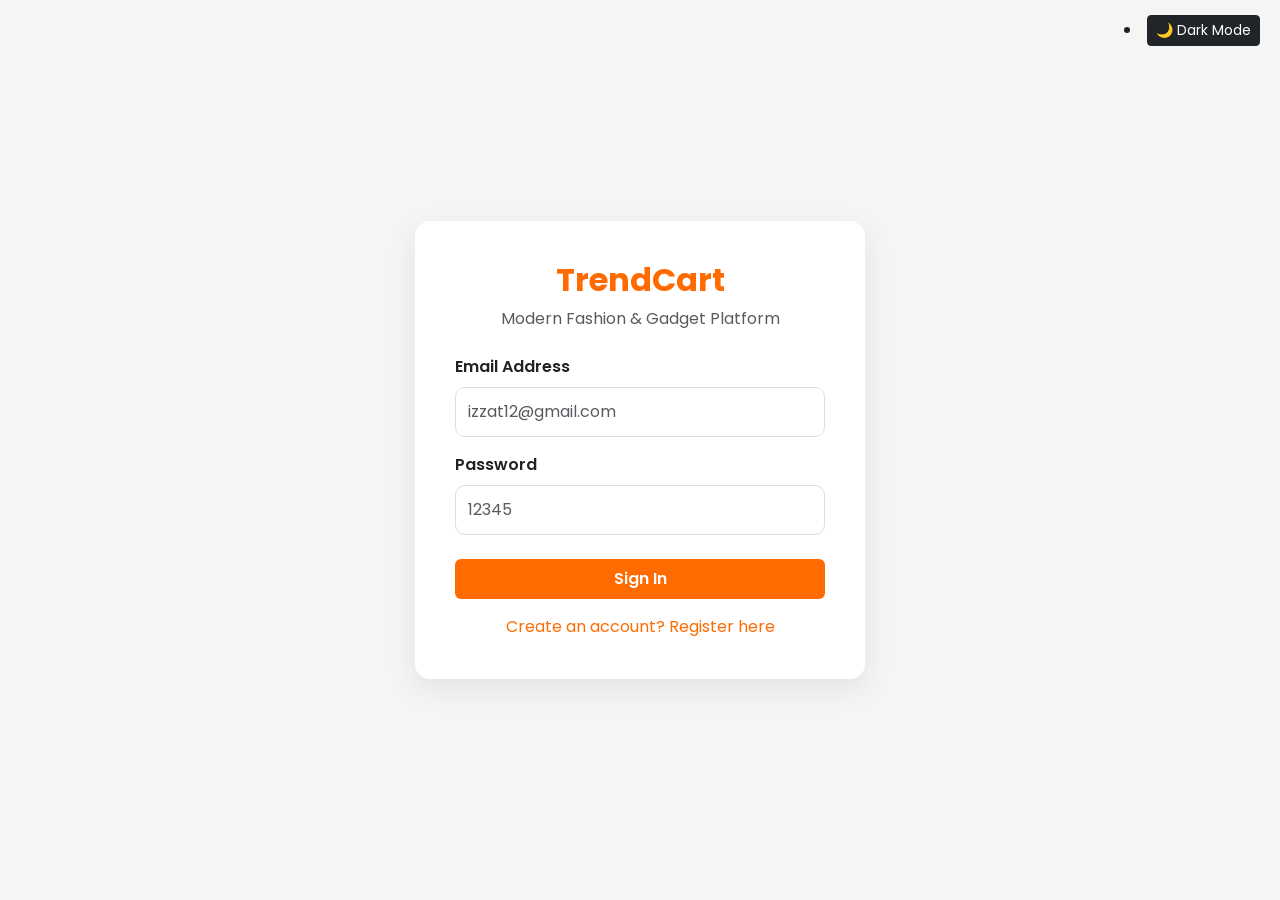
<file: index.html>
<!DOCTYPE html>
<html lang="en">
<head>
    <meta charset="UTF-8">
    <meta name="viewport" content="width=device-width, initial-scale=1.0">
    <title>TrendCart - Login</title>
    <link href="https://cdn.jsdelivr.net/npm/bootstrap@5.3.3/dist/css/bootstrap.min.css" rel="stylesheet">
    <link rel="stylesheet" href="style.css">
</head>
<body class="d-flex align-items-center justify-content-center">
<div style="position: absolute; top: 15px; right: 20px;">
  <li class="nav-item">
    <button id="darkModeBtn" class="btn btn-sm btn-dark" onclick="toggleDarkMode()">
        🌙 Dark Mode
    </button>
</li>
</div>
    <div class="container d-flex justify-content-center p-4">
        <div class="login-box w-100" style="max-width: 450px;">
            <div class="text-center mb-4">
                <h2 class="fw-bold" style="color: var(--primary-accent);">TrendCart</h2>
                <p class="text-muted">Modern Fashion & Gadget Platform</p>
            </div>

            <div id="errorMsg" class="alert alert-danger d-none" role="alert">
                Invalid Email or Password!
            </div>

            <form id="loginForm">
                <div class="mb-3">
                    <label class="form-label fw-semibold">Email Address</label>
                    <input type="email" id="email" class="form-control" placeholder="izzat12@gmail.com"  autocomplete="email" required>
                </div>
                <div class="mb-4">
                    <label class="form-label fw-semibold">Password</label>
                    <input type="password" id="password" class="form-control" placeholder="12345" autocomplete="current-password" required>
                </div>
                <button type="submit" class="btn btn-primary-custom w-100 py-2">Sign In</button>
            </form>
            
            <div class="text-center mt-3">
                <a href="dashboard.html" class="text-decoration-none" style="color: var(--primary-accent);">Create an account? Register here</a>
            </div>
        </div>
    </div>

    <script>
document.getElementById('loginForm').addEventListener('submit', function(e) {
    e.preventDefault();

    const email = document.getElementById('email').value;
    const pass = document.getElementById('password').value;
    const errorMsg = document.getElementById('errorMsg');

    if(email === "izzat12@gmail.com" && pass === "12345") {
        errorMsg.classList.add('d-none');
        window.location.href = "dashboard.html";
    } else {
        errorMsg.classList.remove('d-none');
    }
});
</script>
<script>
function toggleDarkMode() {
    document.body.classList.toggle('dark-mode');

    const btn = document.getElementById('darkModeBtn');

    // Save mode
    if(document.body.classList.contains('dark-mode')) {
        localStorage.setItem('darkMode', 'enabled');
        btn.innerHTML = '☀️ Light Mode';
    } else {
        localStorage.setItem('darkMode', 'disabled');
        btn.innerHTML = '🌙 Dark Mode';
    }
}

// Load saved mode
window.onload = function () {
    const btn = document.getElementById('darkModeBtn');

    if(localStorage.getItem('darkMode') === 'enabled') {
        document.body.classList.add('dark-mode');
        btn.innerHTML = '☀️ Light Mode';
    } else {
        btn.innerHTML = '🌙 Dark Mode';
    }
}
</script>
</body>
</html>
</file>
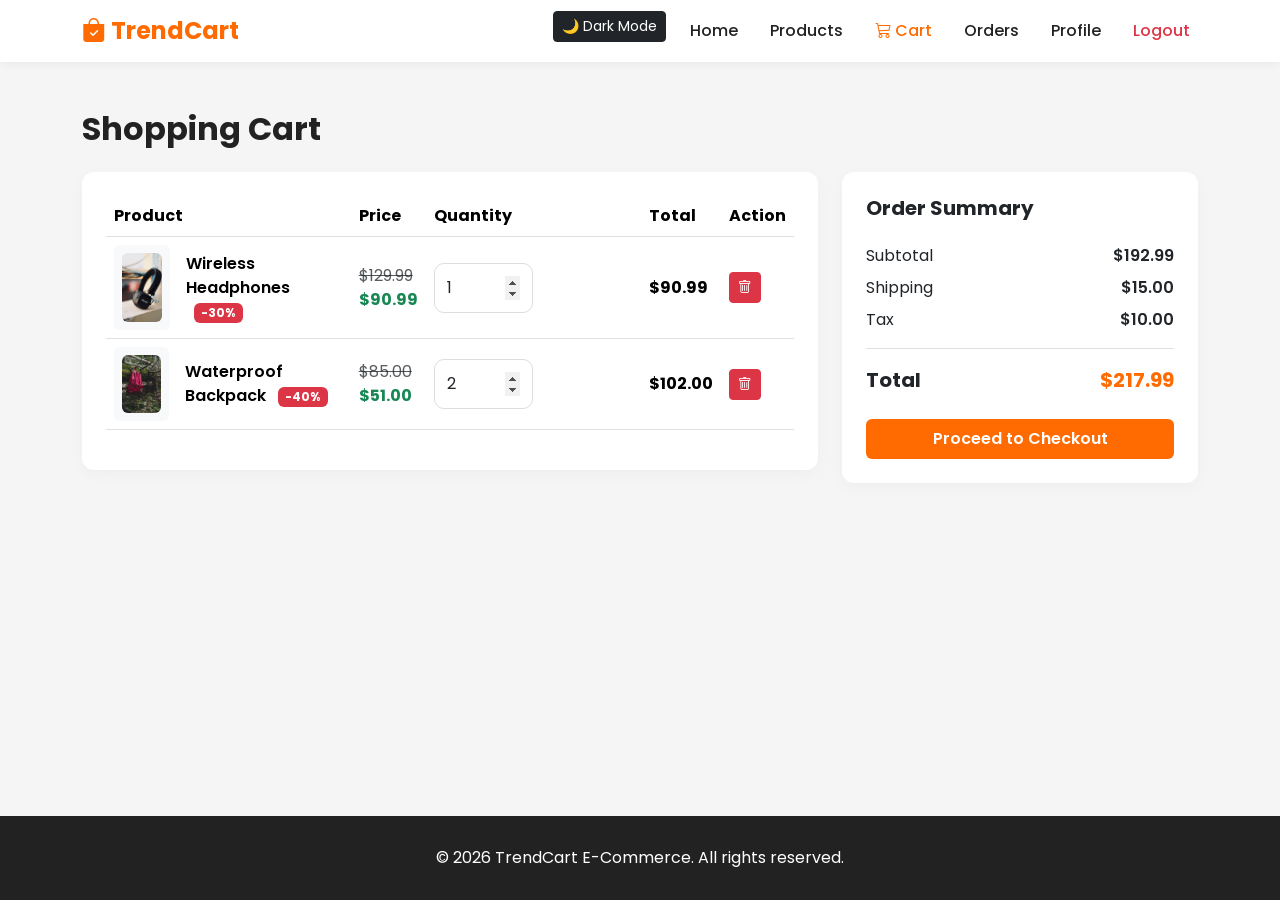
<file: cart.html>
<!DOCTYPE html>
<html lang="en">
<head>
<meta charset="UTF-8">
<meta name="viewport" content="width=device-width, initial-scale=1.0">
<title>Shopping Cart - TrendCart</title>

<link href="https://cdn.jsdelivr.net/npm/bootstrap@5.3.3/dist/css/bootstrap.min.css" rel="stylesheet">
<link rel="stylesheet" href="https://cdn.jsdelivr.net/npm/bootstrap-icons@1.11.1/font/bootstrap-icons.css">
<link rel="stylesheet" href="style.css">

<!-- QUANTITY ARROW STYLE -->
<style>
input[type="number"]::-webkit-inner-spin-button,
input[type="number"]::-webkit-outer-spin-button {
    opacity: 1;
}

/* LIGHT MODE → BLACK ARROW */
input[type="number"]::-webkit-inner-spin-button,
input[type="number"]::-webkit-outer-spin-button {
    filter: invert(0%);
}

/* DARK MODE → WHITE ARROW */
body.dark-mode input[type="number"]::-webkit-inner-spin-button,
body.dark-mode input[type="number"]::-webkit-outer-spin-button {
    filter: invert(100%);
}

</style>

</head>

<body>

<nav class="navbar navbar-expand-lg navbar-custom sticky-top">
<div class="container">

<a class="navbar-brand" href="dashboard.html">
<i class="bi bi-bag-check-fill"></i> TrendCart
</a>

<button class="navbar-toggler" type="button" data-bs-toggle="collapse" data-bs-target="#navbarNav">
<span class="navbar-toggler-icon"></span>
</button>

<div class="collapse navbar-collapse justify-content-end" id="navbarNav">
<ul class="navbar-nav gap-3">

<li class="nav-item">
<button id="darkModeBtn" class="btn btn-sm btn-dark" onclick="toggleDarkMode()">
🌙 Dark Mode
</button>
</li>

<li class="nav-item"><a class="nav-link" href="dashboard.html">Home</a></li>
<li class="nav-item"><a class="nav-link" href="products.html">Products</a></li>
<li class="nav-item"><a class="nav-link active" href="cart.html"><i class="bi bi-cart3"></i> Cart</a></li>
<li class="nav-item"><a class="nav-link" href="orders.html">Orders</a></li>
<li class="nav-item"><a class="nav-link" href="profile.html">Profile</a></li>
<li class="nav-item"><a class="nav-link text-danger" href="index.html">Logout</a></li>

</ul>
</div>

</div>
</nav>

<div class="container my-5 flex-grow-1">
<h2 class="fw-bold mb-4">Shopping Cart</h2>

<div class="row g-4">

<!-- CART -->
<div class="col-lg-8">
<div class="card card-custom p-4 mb-4">
<div class="table-responsive">

<table class="table align-middle">
<thead>
<tr>
<th>Product</th>
<th>Price</th>
<th>Quantity</th>
<th>Total</th>
<th>Action</th>
</tr>
</thead>

<tbody>

<!-- 🎧 HEADPHONES (30%) -->
<tr>
<td>
<div class="d-flex align-items-center gap-3">
<div class="bg-light rounded p-2">
<img src="image/headphones.jpg" width="60" class="rounded">
</div>

<span class="fw-semibold">
Wireless Headphones
<span class="badge bg-danger ms-2">-30%</span>
</span>
</div>
</td>

<td>
<span class="text-muted text-decoration-line-through">$129.99</span><br>
<span class="fw-bold text-success">$90.99</span>
</td>

<td>
<input type="number" class="form-control w-50" value="1" min="1">
</td>

<td class="fw-bold">$90.99</td>

<td>
<button class="btn btn-sm btn-danger">
<i class="bi bi-trash"></i>
</button>
</td>
</tr>

<!-- 🎒 BACKPACK (40%) -->
<tr>
<td>
<div class="d-flex align-items-center gap-3">
<div class="bg-light rounded p-2">
<img src="image/backpack.jpg" width="60" class="rounded">
</div>

<span class="fw-semibold">
Waterproof Backpack
<span class="badge bg-danger ms-2">-40%</span>
</span>
</div>
</td>

<td>
<span class="text-muted text-decoration-line-through">$85.00</span><br>
<span class="fw-bold text-success">$51.00</span>
</td>

<td>
<input type="number" class="form-control w-50" value="2" min="1">
</td>

<td class="fw-bold">$102.00</td>

<td>
<button class="btn btn-sm btn-danger">
<i class="bi bi-trash"></i>
</button>
</td>
</tr>

</tbody>
</table>

</div>
</div>
</div>

<!-- SUMMARY -->
<div class="col-lg-4">
<div class="card card-custom p-4">

<h5 class="fw-bold mb-4">Order Summary</h5>

<div class="d-flex justify-content-between mb-2">
<span>Subtotal</span>
<span class="fw-semibold">$192.99</span>
</div>

<div class="d-flex justify-content-between mb-2">
<span>Shipping</span>
<span class="fw-semibold">$15.00</span>
</div>

<div class="d-flex justify-content-between mb-3 border-bottom pb-3">
<span>Tax</span>
<span class="fw-semibold">$10.00</span>
</div>

<div class="d-flex justify-content-between mb-4">
<span class="fw-bold fs-5">Total</span>
<span class="fw-bold fs-5" style="color: var(--primary-accent);">
$217.99
</span>
</div>

<button class="btn btn-primary-custom w-100 py-2">
Proceed to Checkout
</button>

</div>
</div>

</div>
</div>

<footer>
<div class="container text-center">
<p class="mb-0">&copy; 2026 TrendCart E-Commerce. All rights reserved.</p>
</div>
</footer>

<script src="https://cdn.jsdelivr.net/npm/bootstrap@5.3.3/dist/js/bootstrap.bundle.min.js"></script>

<script>
function toggleDarkMode() {
document.body.classList.toggle('dark-mode');

const btn = document.getElementById('darkModeBtn');

if(document.body.classList.contains('dark-mode')) {
localStorage.setItem('darkMode', 'enabled');
btn.innerHTML = '☀️ Light Mode';
} else {
localStorage.setItem('darkMode', 'disabled');
btn.innerHTML = '🌙 Dark Mode';
}
}

window.onload = function () {
const btn = document.getElementById('darkModeBtn');

if(localStorage.getItem('darkMode') === 'enabled') {
document.body.classList.add('dark-mode');
btn.innerHTML = '☀️ Light Mode';
} else {
btn.innerHTML = '🌙 Dark Mode';
}
}
</script>

</body>
</html>
</file>
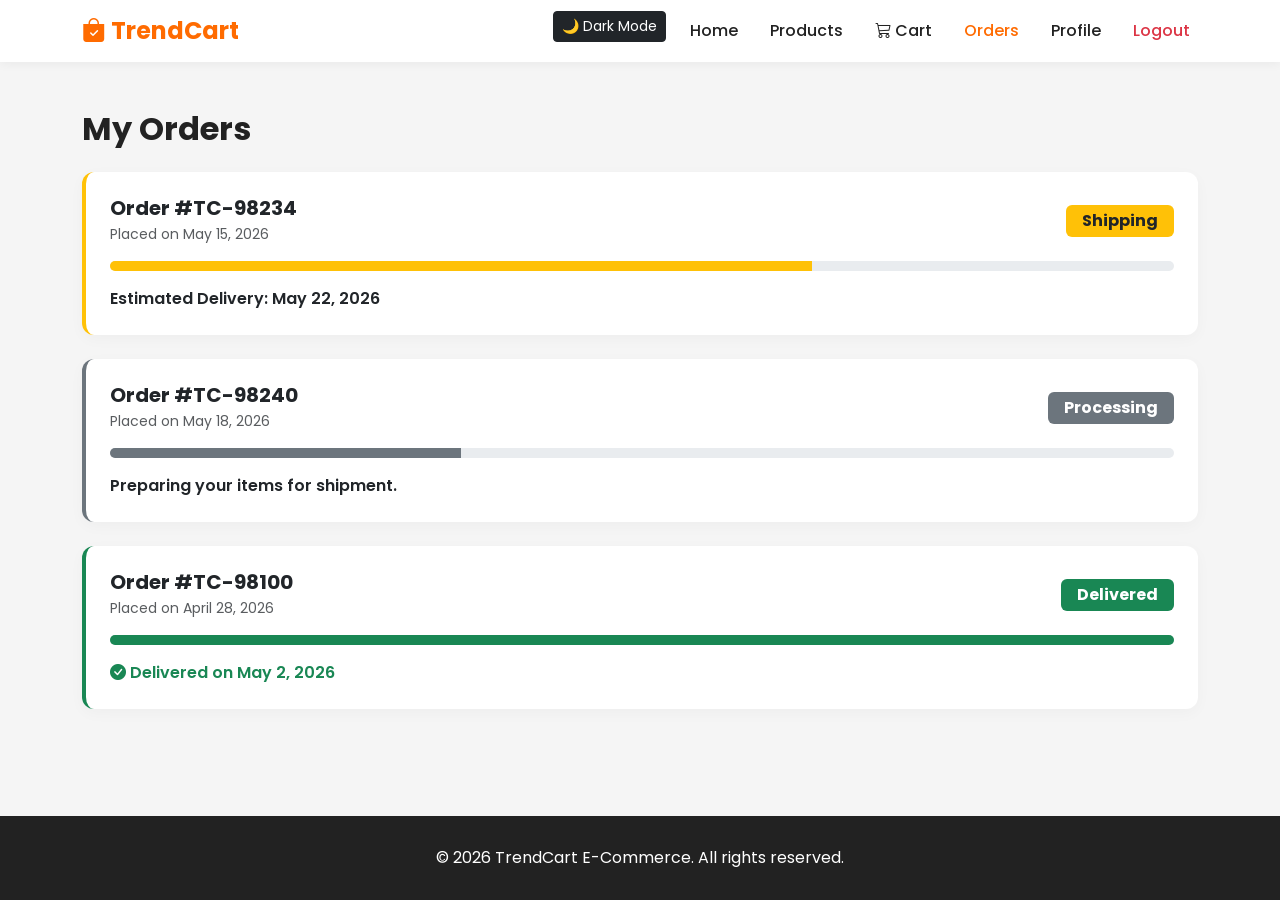
<file: orders.html>
<!DOCTYPE html>
<html lang="en">
<head>
    <meta charset="UTF-8">
    <meta name="viewport" content="width=device-width, initial-scale=1.0">
    <title>Order Tracking - TrendCart</title>
    <link href="https://cdn.jsdelivr.net/npm/bootstrap@5.3.3/dist/css/bootstrap.min.css" rel="stylesheet">
    <link rel="stylesheet" href="https://cdn.jsdelivr.net/npm/bootstrap-icons@1.11.1/font/bootstrap-icons.css">
    <link rel="stylesheet" href="style.css">
</head>
<body>

    <nav class="navbar navbar-expand-lg navbar-custom sticky-top">
        <div class="container">
            <a class="navbar-brand" href="dashboard.html"><i class="bi bi-bag-check-fill"></i> TrendCart</a>
            <button class="navbar-toggler" type="button" data-bs-toggle="collapse" data-bs-target="#navbarNav">
                <span class="navbar-toggler-icon"></span>
            </button>
            <div class="collapse navbar-collapse justify-content-end" id="navbarNav">
                <ul class="navbar-nav gap-3">
                    <li class="nav-item">
    <button id="darkModeBtn" class="btn btn-sm btn-dark" onclick="toggleDarkMode()">
        🌙 Dark Mode
    </button>
</li>
</li>
                    <li class="nav-item"><a class="nav-link" href="dashboard.html">Home</a></li>
                    <li class="nav-item"><a class="nav-link" href="products.html">Products</a></li>
                    <li class="nav-item"><a class="nav-link" href="cart.html"><i class="bi bi-cart3"></i> Cart</a></li>
                    <li class="nav-item"><a class="nav-link active" href="orders.html">Orders</a></li>
                    <li class="nav-item"><a class="nav-link" href="profile.html">Profile</a></li>
                    <li class="nav-item"><a class="nav-link text-danger" href="index.html">Logout</a></li>
                </ul>
            </div>
        </div>
    </nav>

    <div class="container my-5 flex-grow-1">
        <h2 class="fw-bold mb-4">My Orders</h2>
        
        <div class="card card-custom p-4 mb-4 border-start border-4 border-warning">
            <div class="d-flex justify-content-between align-items-center mb-3">
                <div>
                    <h5 class="fw-bold mb-1">Order #TC-98234</h5>
                    <p class="text-muted small mb-0">Placed on May 15, 2026</p>
                </div>
                <span class="badge bg-warning text-dark px-3 py-2 fs-6">Shipping</span>
            </div>
            <div class="progress mb-3" style="height: 10px;">
                <div class="progress-bar bg-warning" role="progressbar" style="width: 66%;" aria-valuenow="66" aria-valuemin="0" aria-valuemax="100"></div>
            </div>
            <p class="mb-0 fw-semibold">Estimated Delivery: May 22, 2026</p>
        </div>

        <div class="card card-custom p-4 mb-4 border-start border-4 border-secondary">
            <div class="d-flex justify-content-between align-items-center mb-3">
                <div>
                    <h5 class="fw-bold mb-1">Order #TC-98240</h5>
                    <p class="text-muted small mb-0">Placed on May 18, 2026</p>
                </div>
                <span class="badge bg-secondary px-3 py-2 fs-6">Processing</span>
            </div>
            <div class="progress mb-3" style="height: 10px;">
                <div class="progress-bar bg-secondary" role="progressbar" style="width: 33%;" aria-valuenow="33" aria-valuemin="0" aria-valuemax="100"></div>
            </div>
            <p class="mb-0 fw-semibold">Preparing your items for shipment.</p>
        </div>

        <div class="card card-custom p-4 border-start border-4 border-success">
            <div class="d-flex justify-content-between align-items-center mb-3">
                <div>
                    <h5 class="fw-bold mb-1">Order #TC-98100</h5>
                    <p class="text-muted small mb-0">Placed on April 28, 2026</p>
                </div>
                <span class="badge bg-success px-3 py-2 fs-6">Delivered</span>
            </div>
            <div class="progress mb-3" style="height: 10px;">
                <div class="progress-bar bg-success" role="progressbar" style="width: 100%;" aria-valuenow="100" aria-valuemin="0" aria-valuemax="100"></div>
            </div>
            <p class="mb-0 fw-semibold text-success"><i class="bi bi-check-circle-fill"></i> Delivered on May 2, 2026</p>
        </div>
    </div>

    <footer>
        <div class="container text-center">
            <p class="mb-0">&copy; 2026 TrendCart E-Commerce. All rights reserved.</p>
        </div>
    </footer>

    <script src="https://cdn.jsdelivr.net/npm/bootstrap@5.3.3/dist/js/bootstrap.bundle.min.js"></script>
<script>
function toggleDarkMode() {
    document.body.classList.toggle('dark-mode');

    const btn = document.getElementById('darkModeBtn');

    // Save mode
    if(document.body.classList.contains('dark-mode')) {
        localStorage.setItem('darkMode', 'enabled');
        btn.innerHTML = '☀️ Light Mode';
    } else {
        localStorage.setItem('darkMode', 'disabled');
        btn.innerHTML = '🌙 Dark Mode';
    }
}

// Load saved mode
window.onload = function () {
    const btn = document.getElementById('darkModeBtn');

    if(localStorage.getItem('darkMode') === 'enabled') {
        document.body.classList.add('dark-mode');
        btn.innerHTML = '☀️ Light Mode';
    } else {
        btn.innerHTML = '🌙 Dark Mode';
    }
}
</script>
</body>
</html>
</file>
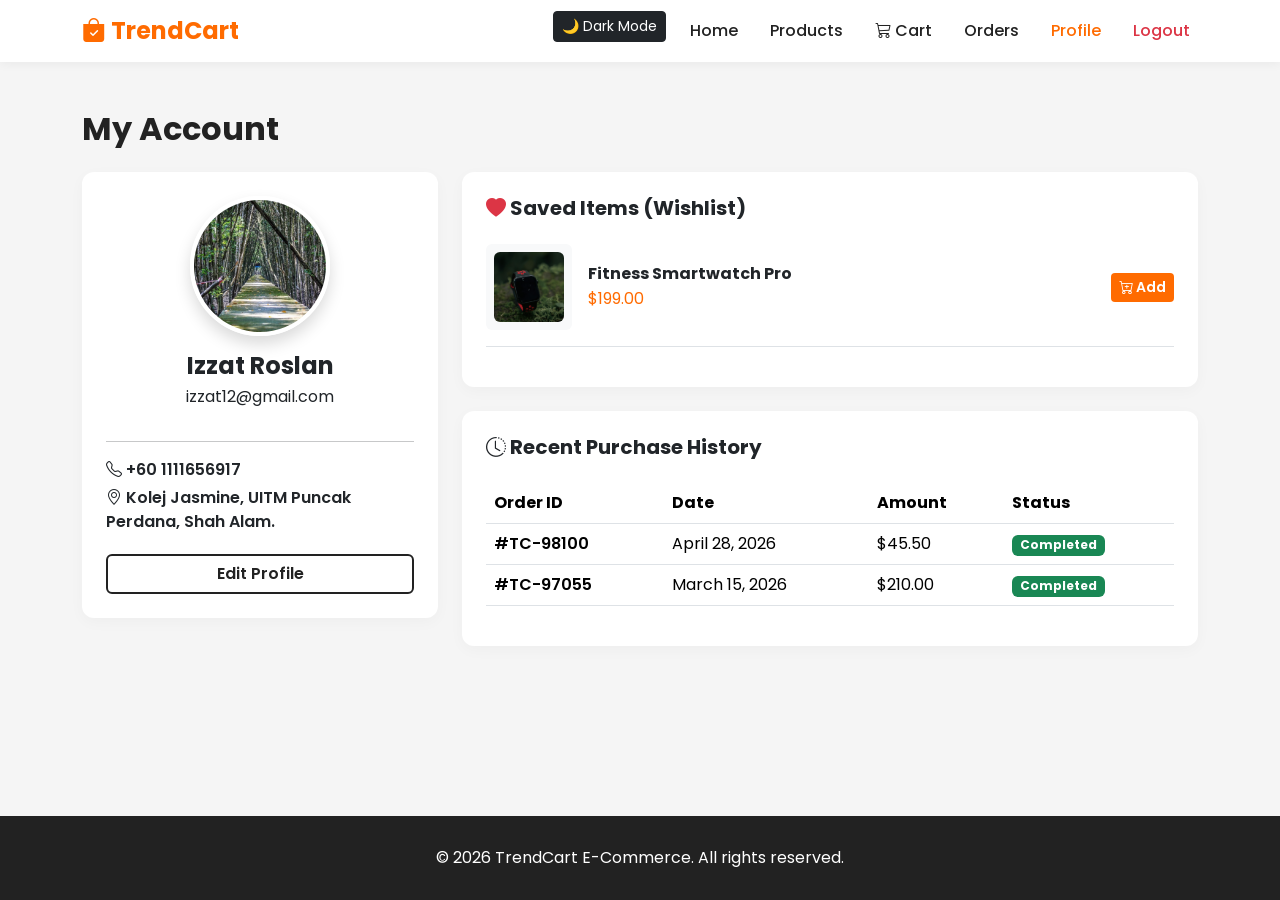
<file: profile.html>
<!DOCTYPE html>
<html lang="en">
<head>
    <meta charset="UTF-8">
    <meta name="viewport" content="width=device-width, initial-scale=1.0">
    <title>Customer Profile - TrendCart</title>
    <link href="https://cdn.jsdelivr.net/npm/bootstrap@5.3.3/dist/css/bootstrap.min.css" rel="stylesheet">
    <link rel="stylesheet" href="https://cdn.jsdelivr.net/npm/bootstrap-icons@1.11.1/font/bootstrap-icons.css">
    <link rel="stylesheet" href="style.css">
</head>
<body>

    <nav class="navbar navbar-expand-lg navbar-custom sticky-top">
        <div class="container">
            <a class="navbar-brand" href="dashboard.html"><i class="bi bi-bag-check-fill"></i> TrendCart</a>
            <button class="navbar-toggler" type="button" data-bs-toggle="collapse" data-bs-target="#navbarNav">
                <span class="navbar-toggler-icon"></span>
            </button>
            <div class="collapse navbar-collapse justify-content-end" id="navbarNav">
                <ul class="navbar-nav gap-3">
                    <li class="nav-item">
    <button id="darkModeBtn" class="btn btn-sm btn-dark" onclick="toggleDarkMode()">
        🌙 Dark Mode
    </button>
</li>
</li>
                    <li class="nav-item"><a class="nav-link" href="dashboard.html">Home</a></li>
                    <li class="nav-item"><a class="nav-link" href="products.html">Products</a></li>
                    <li class="nav-item"><a class="nav-link" href="cart.html"><i class="bi bi-cart3"></i> Cart</a></li>
                    <li class="nav-item"><a class="nav-link" href="orders.html">Orders</a></li>
                    <li class="nav-item"><a class="nav-link active" href="profile.html">Profile</a></li>
                    <li class="nav-item"><a class="nav-link text-danger" href="index.html">Logout</a></li>
                </ul>
            </div>
        </div>
    </nav>

    <div class="container my-5 flex-grow-1">
        <h2 class="fw-bold mb-4">My Account</h2>
        
        <div class="row g-4">
            <div class="col-lg-4">
                <div class="card card-custom p-4 text-center">
                  <div class="mb-3 d-flex justify-content-center">
    <img src="image/profilepic.jpg"
         width="140"
         height="140"
         class="rounded-circle shadow"
         style="object-fit: cover; border: 4px solid white;">
</div>
                    <h4 class="fw-bold mb-1">Izzat Roslan</h4>
                    <p class="email-text">izzat12@gmail.com</p>
                    <hr>
                    <div class="text-start">
                        <p class="mb-1 fw-semibold"><i class="bi bi-telephone"></i> +60 1111656917</p>
                        <p class="mb-1 fw-semibold"><i class="bi bi-geo-alt"></i> Kolej Jasmine, UITM Puncak Perdana, Shah Alam.</p>
                    </div>
                    <button class="btn btn-outline-custom w-100 mt-3">Edit Profile</button>
                </div>
            </div>

            <div class="col-lg-8">
                <div class="card card-custom p-4 mb-4">
                    <h5 class="fw-bold mb-4"><i class="bi bi-heart-fill text-danger"></i> Saved Items (Wishlist)</h5>
                    <div class="d-flex align-items-center gap-3 border-bottom pb-3 mb-3">
                     <div class="bg-light rounded p-2">
    <img src="image/smartwatch.jpg"
         width="70"
         height="70"
         class="rounded"
         style="object-fit: cover;">
</div>
                        <div class="flex-grow-1">
                            <h6 class="fw-bold mb-1">Fitness Smartwatch Pro</h6>
                            <span style="color: var(--primary-accent);">$199.00</span>
                        </div>
                        <button class="btn btn-primary-custom btn-sm"><i class="bi bi-cart-plus"></i> Add</button>
                    </div>
                </div>

                <div class="card card-custom p-4">
                    <h5 class="fw-bold mb-4"><i class="bi bi-clock-history"></i> Recent Purchase History</h5>
                    <div class="table-responsive">
                        <table class="table table-hover align-middle">
                            <thead>
                                <tr>
                                    <th>Order ID</th>
                                    <th>Date</th>
                                    <th>Amount</th>
                                    <th>Status</th>
                                </tr>
                            </thead>
                            <tbody>
                                <tr>
                                    <td class="fw-semibold">#TC-98100</td>
                                    <td>April 28, 2026</td>
                                    <td>$45.50</td>
                                    <td><span class="badge bg-success">Completed</span></td>
                                </tr>
                                <tr>
                                    <td class="fw-semibold">#TC-97055</td>
                                    <td>March 15, 2026</td>
                                    <td>$210.00</td>
                                    <td><span class="badge bg-success">Completed</span></td>
                                </tr>
                            </tbody>
                        </table>
                    </div>
                </div>
            </div>
        </div>
    </div>

    <footer>
        <div class="container text-center">
            <p class="mb-0">&copy; 2026 TrendCart E-Commerce. All rights reserved.</p>
        </div>
    </footer>

    <script src="https://cdn.jsdelivr.net/npm/bootstrap@5.3.3/dist/js/bootstrap.bundle.min.js"></script>
  <script>
function toggleDarkMode() {
    document.body.classList.toggle('dark-mode');

    const btn = document.getElementById('darkModeBtn');

    // Save mode
    if(document.body.classList.contains('dark-mode')) {
        localStorage.setItem('darkMode', 'enabled');
        btn.innerHTML = '☀️ Light Mode';
    } else {
        localStorage.setItem('darkMode', 'disabled');
        btn.innerHTML = '🌙 Dark Mode';
    }
}

// Load saved mode
window.onload = function () {
    const btn = document.getElementById('darkModeBtn');

    if(localStorage.getItem('darkMode') === 'enabled') {
        document.body.classList.add('dark-mode');
        btn.innerHTML = '☀️ Light Mode';
    } else {
        btn.innerHTML = '🌙 Dark Mode';
    }
}
</script>
</body>
</html>
</file>
<file: style.css>
/* =========================================
   style.css - TrendCart E-Commerce Theme
   ========================================= */

/* Import Google Font (Poppins) */
@import url('https://fonts.googleapis.com/css2?family=Poppins:wght@300;400;500;600;700&display=swap');

/* CSS Variables */
:root {
    --bg-light-gray: #F5F5F5;
    --primary-accent: #FF6B00;
    --secondary-accent: #222222;
    --card-bg: #FFFFFF;
    --btn-color: #E85D04;
}

/* Body */
body {
    font-family: 'Poppins', sans-serif;
    background-color: var(--bg-light-gray);
    color: var(--secondary-accent);
    display: flex;
    flex-direction: column;
    min-height: 100vh;
}

/* Navbar */
.navbar-custom {
    background-color: var(--card-bg);
    box-shadow: 0 2px 10px rgba(0,0,0,0.05);
}

.navbar-custom .navbar-brand {
    color: var(--primary-accent);
    font-weight: 700;
    font-size: 1.5rem;
}

.navbar-custom .nav-link {
    color: var(--secondary-accent);
    font-weight: 500;
    transition: 0.3s;
}

.navbar-custom .nav-link:hover,
.navbar-custom .nav-link.active {
    color: var(--primary-accent);
}

/* Navbar Mobile */
.navbar-toggler {
    border: none;
}

.navbar-toggler:focus {
    box-shadow: none;
}

/* Cards */
.card-custom {
    background-color: var(--card-bg);
    border: none;
    border-radius: 12px;
    box-shadow: 0 4px 15px rgba(0,0,0,0.03);
    transition: transform 0.2s ease;
}

.card-custom:hover {
    transform: translateY(-5px);
}

/* Buttons */
.btn-primary-custom {
    background-color: var(--primary-accent);
    color: var(--card-bg);
    border: none;
    font-weight: 600;
    transition: 0.3s ease;
}

.btn-primary-custom:hover {
    background-color: var(--btn-color);
    color: var(--card-bg);
}

.btn-outline-custom {
    border: 2px solid var(--secondary-accent);
    color: var(--secondary-accent);
    font-weight: 600;
    transition: 0.3s;
}

.btn-outline-custom:hover {
    background-color: var(--secondary-accent);
    color: var(--card-bg);
}

/* Login Box */
.login-box {
    background-color: var(--card-bg);
    padding: 40px;
    border-radius: 15px;
    box-shadow: 0 10px 30px rgba(0,0,0,0.08);
    animation: fadeIn 0.5s ease;
}

/* Forms */
.form-control {
    border-radius: 10px;
    padding: 12px;
    border: 1px solid #ddd;
    transition: 0.3s;
}

.form-control:focus {
    border-color: var(--primary-accent);
    box-shadow: 0 0 5px rgba(255,107,0,0.3);
}

/* Footer */
footer {
    background-color: var(--secondary-accent);
    color: var(--card-bg);
    padding: 30px 0;
    margin-top: auto;
}

/* Animation */
@keyframes fadeIn {
    from {
        opacity: 0;
        transform: translateY(20px);
    }

    to {
        opacity: 1;
        transform: translateY(0);
    }
}

/* Responsive */
@media (max-width: 576px) {

    .login-box {
        padding: 25px;
    }

    .navbar-custom .navbar-brand {
        font-size: 1.2rem;
    }
}

/* =========================================
   DARK MODE
========================================= */

.dark-mode {
    --bg-light-gray: #121212;
    --primary-accent: #FF8C42;
    --secondary-accent: #F5F5F5;
    --card-bg: #1E1E1E;
    --btn-color: #ff7b1a;
}

/* Body */
.dark-mode body,
body.dark-mode {
    background-color: var(--bg-light-gray);
    color: var(--secondary-accent);
}

/* Navbar */
.dark-mode .navbar-custom,
body.dark-mode .navbar-custom {
    background-color: #1E1E1E;
}

/* Cards */
.dark-mode .card-custom,
body.dark-mode .card-custom {
    background-color: #1E1E1E;
    color: #F5F5F5;
}

/* Table */
.dark-mode table,
.dark-mode .table,
body.dark-mode table,
body.dark-mode .table {
    color: #F5F5F5;
}

/* Inputs */
.dark-mode .form-control,
body.dark-mode .form-control {
    background-color: #2A2A2A;
    border: 1px solid #444;
    color: white;
}

.dark-mode .form-control::placeholder,
body.dark-mode .form-control::placeholder {
    color: #aaa;
}

/* Footer */
.dark-mode footer,
body.dark-mode footer {
    background-color: #000;
}

/* List Group */
.dark-mode .list-group-item,
body.dark-mode .list-group-item {
    background-color: #1E1E1E;
    color: white;
}

/* Login Box */
.dark-mode .login-box,
body.dark-mode .login-box {
    background-color: #1E1E1E;
    color: white;
}
.product-img {
    height: 200px;
    width: 100%;
    object-fit: cover;
    border-radius: 10px;
}
/* MOBILE PRODUCT IMAGE */
@media(max-width:768px){
    .product-img{
        height:160px;
    }
}
img {
    max-width: 100%;
    display: block;
}
/* HERO SECTION */

.hero-section {
    background: linear-gradient(to right, #fff4eb, #ffffff);
    padding: 60px;
    border-radius: 30px;
}

.hero-title {
    font-size: 4rem;
    font-weight: 700;
    line-height: 1.1;
}

.hero-subtitle {
    color: #666;
    font-size: 1.1rem;
    max-width: 500px;
}

.hero-full-img {
    width: 100%;
    height: 550px;
    object-fit: cover;
    border-radius: 30px;
    box-shadow: 0 10px 30px rgba(0,0,0,0.1);
}

@keyframes floatImage {

    0% {
        transform: translateY(0px);
    }

    50% {
        transform: translateY(-10px);
    }

    100% {
        transform: translateY(0px);
    }
}

.category-box {
    background: #f8f9fa;
    border-radius: 16px;
    padding: 18px;
}

.card-custom:hover {
    transform: translateY(-5px);
    transition: 0.3s ease;
}


.dark-mode .hero-section {
    background: linear-gradient(to right, #1e1e1e, #121212);
}

.dark-mode .hero-subtitle {
    color: #ddd;
}

.dark-mode .category-box {
    background: #2a2a2a;
}

.dark-mode .input-group-text,
.dark-mode .form-control {
    background: #2a2a2a;
    color: white;
    border: none;
}

@media (max-width: 768px) {

    .hero-title {
        font-size: 2.5rem;
    }

    .hero-img {
        margin-top: 30px;
    }

    .hero-section {
        padding: 35px;
    }

}

/* =========================
   PREMIUM DISCOUNT SECTION 
========================= */

.discount-banner{
    position: relative;
    width: 100%;
    height: 380px; /* kecilkan dari 550px */
    border-radius: 35px;
    overflow: hidden;
    box-shadow: 0 20px 50px rgba(0,0,0,0.15);
}

/* FULL IMAGE */
.discount-img-full{
    width: 100%;
    height: 100%;
    object-fit: cover;
    transition: transform 0.7s ease;
}

/* HOVER EFFECT */
.discount-banner:hover .discount-img-full{
    transform: scale(1.05);
}

/* OVERLAY */
.discount-overlay{
    position: absolute;
    inset: 0;
    background: linear-gradient(
        to right,
        rgba(0,0,0,0.70),
        rgba(0,0,0,0.20)
    );
}

/* TEXT CONTENT */
.discount-content{
    position: absolute;
    top: 50%;
    left: 60px;
    transform: translateY(-50%);
    z-index: 5;
    color: white;
    max-width: 500px;
}

/* TITLE (SMALLER & MORE PREMIUM) */
.discount-title{
    font-size: 2.6rem;
    font-weight: 800;
    line-height: 1.2;
    margin-bottom: 15px;
}

/* TEXT */
.discount-text{
    font-size: 1rem;
    color: rgba(255,255,255,0.85);
    margin-bottom: 20px;
}

/* BUTTON IMPROVE */
.discount-content .btn{
    padding: 12px 28px;
    font-weight: 700;
    border-radius: 50px;
    transition: 0.3s ease;
}

.discount-content .btn:hover{
    transform: translateY(-3px);
}

/* SALE BADGE (OPTIONAL CLEANUP) */
.sale-badge{
    position: absolute;
    top: 25px;
    right: 25px;
    background: #ff5e00;
    color: white;
    padding: 12px 18px;
    border-radius: 18px;
    font-weight: 700;
    z-index: 5;
}

/* RESPONSIVE FIX */
@media(max-width:768px){

    .discount-banner{
        height: 300px;
    }

    .discount-content{
        left: 25px;
        right: 25px;
    }

    .discount-title{
        font-size: 1.8rem;
    }
}
/* =========================
   DARK MODE SEARCH BAR
========================= */
.dark-mode .input-group {
    background: #ffffff !important;
    border-radius: 50px;
}

.dark-mode .input-group-text {
    background: #ffffff !important;
    color: #000 !important;
    border: none !important;
}

.dark-mode .form-control {
    background: #ffffff !important;
    color: #000 !important;
    border: none !important;
}

/* =========================
   DARK MODE FOOTER
========================= */
.dark-mode footer {
    background: #ffffff !important;
    color: #000 !important;
}
</file>
